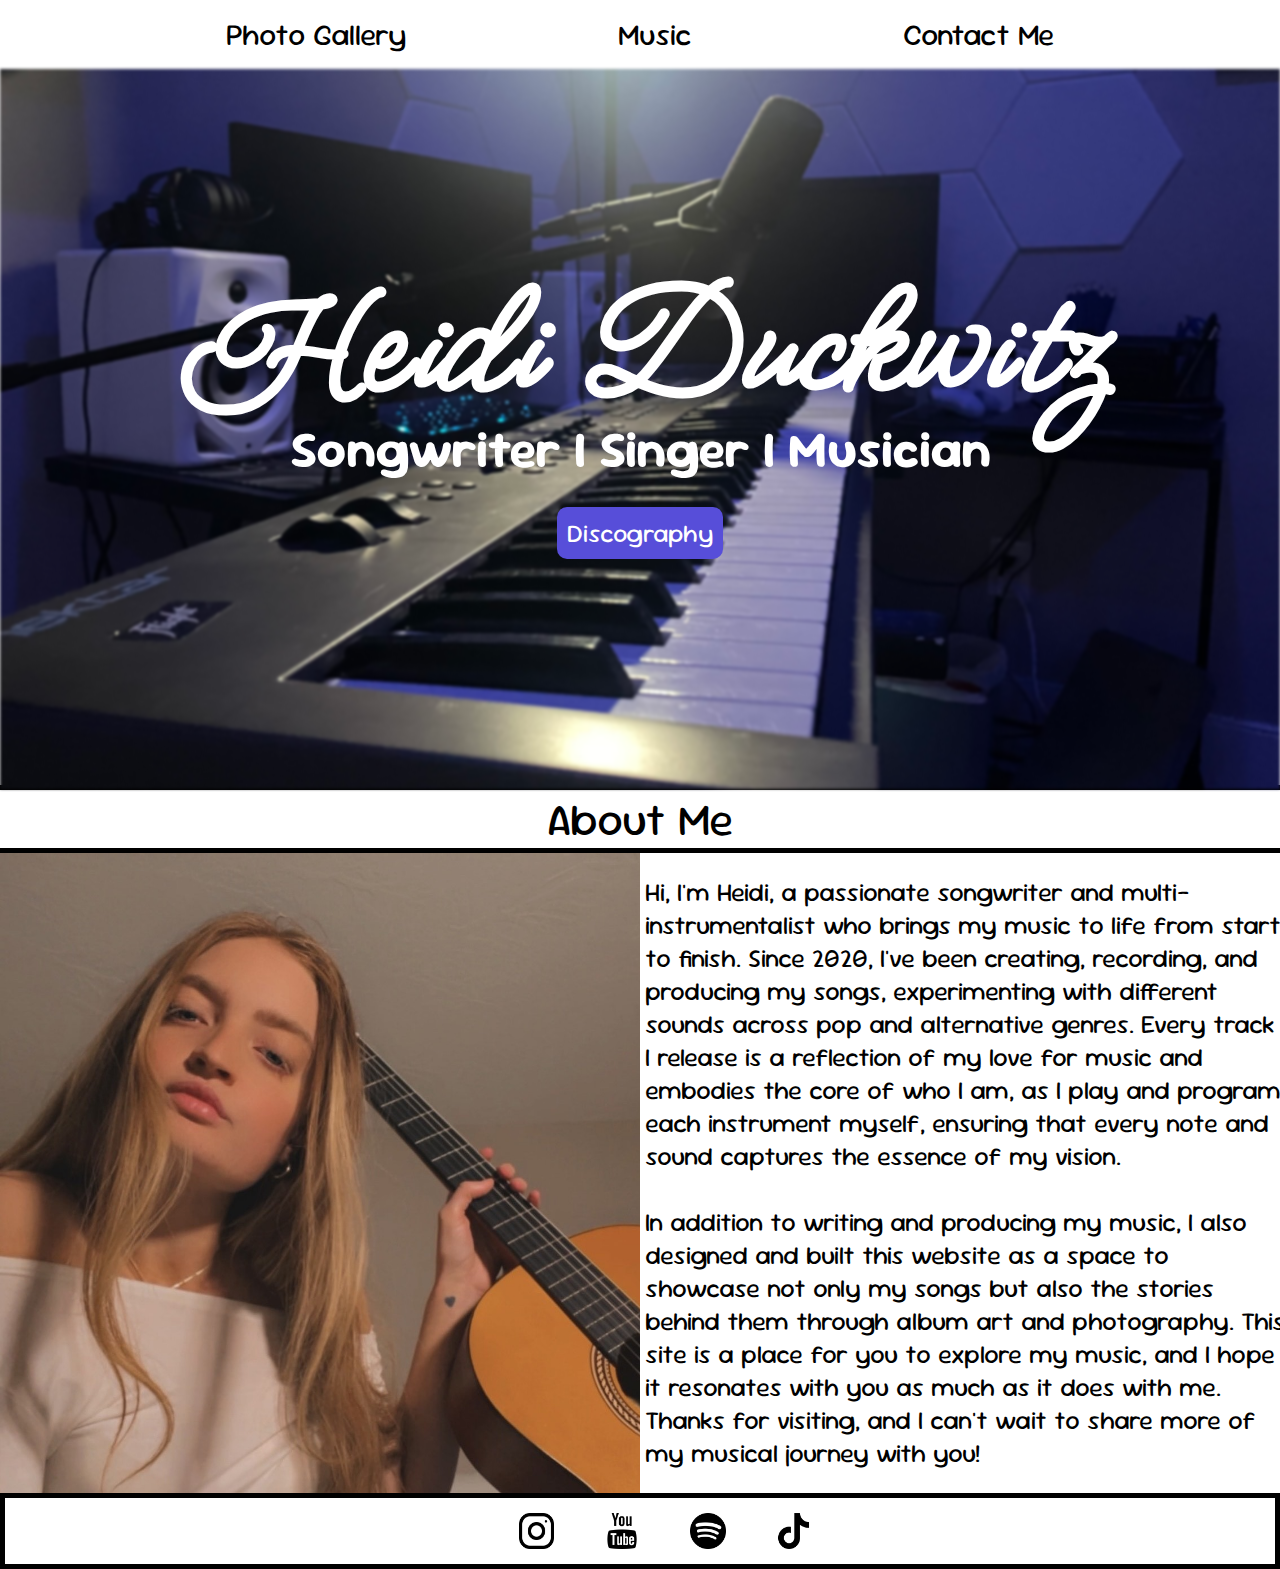
<file: index.html>
<!DOCTYPE html>
<html lang="en">
<head>
    <meta charset="UTF-8">
    <meta name="viewport" content="width=device-width, initial-scale=1.0">
    <title>Heidi Duckwitz Music Website</title>
    <link rel="stylesheet" href="styles.css">
    <link rel="preconnect" href="https://fonts.googleapis.com">
    <link rel="preconnect" href="https://fonts.gstatic.com" crossorigin>
    <link href="https://fonts.googleapis.com/css2?family=Sour+Gummy:ital,wght@0,100..900;1,100..900&display=swap" rel="stylesheet">

    <link rel="preconnect" href="https://fonts.googleapis.com">
    <link rel="preconnect" href="https://fonts.gstatic.com" crossorigin>
    <link href="https://fonts.googleapis.com/css2?family=Meow+Script&display=swap" rel="stylesheet">
    
</head>
<body>
    <navbar class="navbar">
        <div class="link-container">
            <p class="navbar-link">Photo Gallery</p> 
            <p class="navbar-link">Music</p>
            <p class="navbar-link">Contact Me</p>
        </div>
    </navbar>

    <div class="hero-wrapper">
        <img src="pictures/title-page.jpeg" class="hero-image">
        <h1 class="hero-title">Heidi Duckwitz</h1>
        <h1 class="hero-subtitle">Songwriter | Singer | Musician</h1>
        <button class="hero-button">Discography</button>
    </div>

    <div class="aboutme-section">
        <div class="about">
            <p>About Me</p>
        </div>

        <div class="info-section">
            <div class="info-section-child">
                <img src="/pictures/about-me-photo.jpeg" class="about-me-image">

            </div>
            
            
            <div class="info-section-child">
                <p class="about-me-text">Hi, I'm Heidi, a passionate songwriter and multi-instrumentalist who brings my music to life from start to finish. Since 2020, I've been creating, recording, and producing my songs, experimenting with different sounds across pop and alternative genres. Every track I release is a reflection of my love for music and embodies the core of who I am, as I play and program each instrument myself, ensuring that every note and sound captures the essence of my vision. <br> <br> In addition to writing and producing my music, I also designed and built this website as a space to showcase not only my songs but also the stories behind them through album art and photography. This site is a place for you to explore my music, and I hope it resonates with you as much as it does with me. Thanks for visiting, and I can't wait to share more of my musical journey with you!</p>
            </div>
           
        </div>
    </div>

    <div class="footer">
        <div>
            <img src="/pictures/instagram-icon.png" class = "social-icons">
        </div>
        <div>
            <img src="/pictures/YouTube-icon.png" class="social-icons">
        </div>
        <div>
            <img src="/pictures/spotify-icon.png" class="social-icons">
        </div>
        <div>
            <img src="/pictures/tiktok-icon.png" class="social-icons">
        </div>
       

        
        
       
    </div> 
    
</body>
</html>
</file>
<file: styles.css>
body {
    margin: 0;
    padding: 0;
    font-family: "Sour Gummy", sans-serif;
}
img {
    display: block;      /* Remove inline behavior and gaps below the image */
    width: 100%;         /* Ensure the image stretches to the full width of the parent */
    height: auto;        /* Maintain aspect ratio */
    margin: 0;           /* Remove any margin */
    padding: 0;  
            /* Remove any padding */
}

p, h1 {
    margin: 0;
    padding: 0;
}

.navbar {
    display: flex;
    justify-content: center;
    align-items: center;
    left: 0;
    right: 0;
    background-color: white;
    padding: 15px;
}

.navbar-link{
    font-size: 30px;
    cursor: pointer;
}

.navbar-link:hover{
    text-shadow: 2px 2px 5px darkblue;
}

.link-container {
    display: flex;
    justify-content: space-evenly;
    width: 100%;
}

.hero-image {
    width: 100%;
    filter: blur(1.5px);
}

.hero-wrapper {
    position: relative;
    text-align: center;
    color: white;
    margin-bottom: -4px;
}

.hero-title, .hero-subtitle {
    position: absolute;
    top: 50%;
    left: 50%;
    transform: translate(-50%, -90%);
    font-size: 13vw;
    white-space: nowrap;
    font-family: "Meow Script", cursive;
}

.hero-subtitle {
    transform: translate(-50%, -20%);
    font-size: 4vw;
    font-family: "Sour Gummy", sans-serif;
}

.hero-button {
    position: absolute;
    top: 50%;
    left: 50%;
    transform: translate(-50%, 150%);
    border: none;
    border-radius: 10px;
    background: #574ed9;
    padding: 10px;
    font-family: "Sour Gummy", sans-serif;
    color: white;
    cursor: pointer;
    transition: box-shadow 0.2s, background-color 0.2s;
    font-size: 25px;
}

.hero-button:hover {
    box-shadow: 2px 2px 5px black;
    background-color: darkblue;
}

.page-break {
    border: 10px solid lightblue;
    margin: 0;
    margin-bottom: 1px;
}

.about {
    display: flex;
    align-items: center;  /* Vertically centers the text */
    justify-content: center;
    text-align: center;
    font-size: 45px;
    border-top: 5px solid black;
    border-bottom: 5px solid black;
}

.about-me-image{
    width: auto;
    height: 50vw;
    
}

.info-section {
   display: flex;
   justify-content: center;
   align-items: center;
   
    width: 100%;        /* Parent container takes 80% of the viewport width */
    height: max-content; /* Fixed height for the parent element */
    
}
.info-section-child {
    width: 50%;
    height: 100%;
    overflow: hidden;
}

.about-me-text {
    
    max-height: 100%;
    width: 100%;
    font-size: 2vw;
    padding-left: 5px;

    
}

.footer {
 display: flex;
 align-items: center;
 justify-content: center;
 padding: 15px;
 border:  5px solid black;
 
}

.social-icons {
    height: 50px;
    margin-left: 50px;
    width: calc(2vw + 10px);
    height: auto; 
    cursor: pointer;
}
</file>
